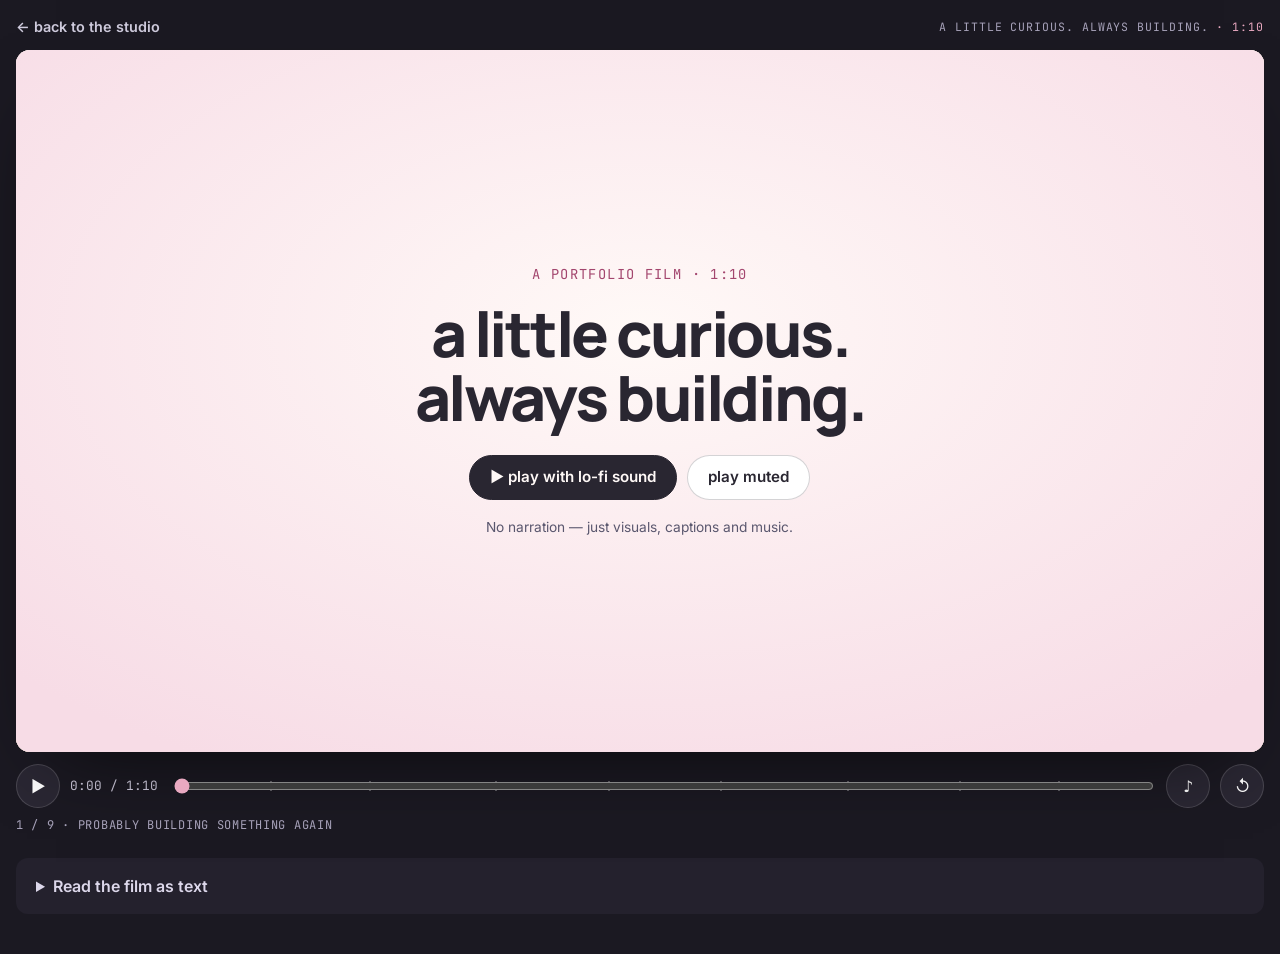
<file: film.html>
<!doctype html>
<html lang="en">
<head>
  <meta charset="utf-8">
  <meta name="viewport" content="width=device-width, initial-scale=1, viewport-fit=cover">
  <title>A Little Curious. Always Building. — Farah Nisa</title>
  <meta name="description" content="A 70-second portfolio film about Farah Nisa Syahindah: curious, creative, and always building something.">
  <meta name="theme-color" content="#292631">
  <link rel="icon" href="assets/favicon.svg" type="image/svg+xml">
  <link rel="preconnect" href="https://fonts.googleapis.com">
  <link rel="preconnect" href="https://fonts.gstatic.com" crossorigin>
  <link rel="stylesheet" href="https://fonts.googleapis.com/css2?family=Caveat:wght@500;700&family=Inter:wght@400;500;600&family=JetBrains+Mono:wght@400;500&family=Manrope:wght@600;700;800&display=swap">
  <link rel="stylesheet" href="assets/css/film.css">
  <script type="module" src="assets/js/film.js"></script>
</head>
<body>
  <header class="film-top">
    <a href="index.html" class="film-back">← back to the studio</a>
    <p class="film-title">a little curious. always building. <span>· 1:10</span></p>
  </header>

  <main>
    <div class="film" data-film>
      <div class="stage" data-stage aria-label="Portfolio film. Captions are shown on screen and in the transcript below." role="region">
        <div class="grain" aria-hidden="true"></div>

        <!-- ───────── 1 · probably building something again (0–7) ───────── -->
        <section class="scene s1" data-start="0" data-end="7" data-title="probably building something again">
          <div class="cam">
            <div class="sun" aria-hidden="true"></div>
            <div class="desk" aria-hidden="true"></div>
            <div class="laptop">
              <div class="lid">
                <div class="screen">
                  <p class="typed" data-in="1.2" style="--n:14">hi, i’m farah.</p>
                  <p class="typed typed-2" data-in="3.4" style="--n:35">probably building something again...</p>
                  <span class="cursor" aria-hidden="true"></span>
                </div>
              </div>
              <div class="base" aria-hidden="true"></div>
            </div>
            <svg class="prop coffee" viewBox="0 0 60 100" aria-hidden="true">
              <path d="M8 22h44l-6 72H14z" fill="#F4EDE6" stroke="#D8CBBE" stroke-width="2"/>
              <path d="M11 46h38l-4 46H15z" fill="#B88A6A"/>
              <rect x="18" y="52" width="9" height="9" rx="2" fill="#EADFD5" opacity=".8"/>
              <rect x="30" y="60" width="8" height="8" rx="2" fill="#EADFD5" opacity=".7"/>
              <path d="M36 22 44 2" stroke="#E9A9C1" stroke-width="4" stroke-linecap="round"/>
              <rect x="4" y="16" width="52" height="8" rx="3" fill="#FFF9F7" stroke="#D8CBBE" stroke-width="2"/>
            </svg>
            <svg class="prop phones" viewBox="0 0 120 70" aria-hidden="true">
              <path d="M14 56C14 24 34 8 60 8s46 16 46 48" fill="none" stroke="#292631" stroke-width="7" stroke-linecap="round"/>
              <rect x="4" y="44" width="20" height="24" rx="8" fill="#E9A9C1"/>
              <rect x="96" y="44" width="20" height="24" rx="8" fill="#E9A9C1"/>
            </svg>
            <div class="prop notebook" aria-hidden="true">
              <span class="sticky st-a">✿ ideas</span>
              <span class="sticky st-b">ship it</span>
            </div>
            <div class="bubble b1" data-in="5" aria-hidden="true"><svg viewBox="0 0 24 24"><path d="M9 18h6M10 21h4M12 3a6 6 0 0 0-3.5 10.9c.6.5 1 1.2 1 2.1h5c0-.9.4-1.6 1-2.1A6 6 0 0 0 12 3z"/></svg></div>
          </div>
        </section>

        <!-- ───────── 2 · too many ideas (7–14) ───────── -->
        <section class="scene s2" data-start="7" data-end="14" data-title="too many ideas">
          <div class="cam paper">
            <p class="hand n1" data-in="0.4" data-out="3.2">what if...?</p>
            <p class="hand n2" data-in="1.2" data-out="3.2">could this be easier?</p>
            <p class="hand n3" data-in="2.0" data-out="3.2">maybe i should build it.</p>
            <div class="win mini w-a" data-in="3.2"><div class="bar"><i></i><i></i><i></i><span>kirazikir.vercel.app</span></div><div class="body named"><b>Kira Zikir</b><em>deployed ✓</em></div></div>
            <div class="win mini w-b" data-in="3.45"><div class="bar"><i></i><i></i><i></i><span>solat-seven.vercel.app</span></div><div class="body named"><b>Waktu Solat</b><em>deployed ✓</em></div></div>
            <div class="win mini w-c" data-in="3.7"><div class="bar"><i></i><i></i><i></i><span>doa-builder.vercel.app</span></div><div class="body named"><b>Kumpul Doa</b><em>deployed ✓</em></div></div>
            <div class="win mini w-d tall" data-in="3.95"><div class="bar"><i></i><i></i><i></i><span>teringat</span></div><div class="body"><img src="assets/images/projects/teringat1.jpg" alt="Teringat reminder dashboard"></div></div>
            <p class="cap c-center" data-in="4.4">my brain has 27 tabs open.</p>
            <p class="cap-sub c-center-sub" data-in="5.6">at least some of them are useful.</p>
          </div>
        </section>

        <!-- ───────── 3 · real work, real websites (14–23) ───────── -->
        <section class="scene s3" data-start="14" data-end="23" data-title="real work, real websites">
          <div class="cam">
            <p class="cap c-top" data-in="0.3" data-out="3.2">but i don’t just collect ideas.</p>
            <p class="cap c-top" data-in="3.4">i build things that go live.</p>
            <div class="win big w-jiwa" data-in="0.6"><div class="bar"><i></i><i></i><i></i><span>jiwasme.com.my</span></div><div class="body scroll"><img src="assets/images/projects/jiwa1.jpg" alt="JIWA SME website homepage"><img src="assets/images/projects/jiwa2.jpg" alt="JIWA SME speaker profiles"></div></div>
            <div class="win big w-bel" data-in="2.2"><div class="bar"><i></i><i></i><i></i><span>pulse.astroawani.com/belanjawan-2027-infografik</span></div><div class="body"><img src="assets/images/projects/belanjawan2027-1.jpg" alt="Dunia Belanjawan 2027 interactive city"></div></div>
            <span class="chip live c-jiwa" data-in="1.4">● live · astro awani</span>
            <span class="chip live c-bel" data-in="3.0">● live · astro awani</span>
            <span class="tag t-real" data-in="5.6">real projects. real users.</span>
          </div>
        </section>

        <!-- ───────── 4 · behind the screen (23–31) ───────── -->
        <section class="scene s4" data-start="23" data-end="31" data-title="behind the screen">
          <div class="cam">
            <div class="win big w-slide"><div class="bar"><i></i><i></i><i></i><span>the pretty part</span></div><div class="body"><img src="assets/images/projects/belanjawan2027-2.jpg" alt=""></div></div>
            <div class="term" data-in="0.5">
              <div class="bar"><i></i><i></i><i></i><span>~/enterprise-it</span></div>
              <p data-in="1.0"><span class="pr">$</span> whoami</p>
              <p data-in="1.6" class="out">farah · started in enterprise IT</p>
              <p data-in="2.4"><span class="pr">$</span> history | grep fujitsu</p>
              <p data-in="3.1" class="out">azure · powershell · sql server</p>
              <p data-in="3.6" class="out">automation · system support</p>
              <p data-in="4.4"><span class="pr">$</span> <span class="blink">_</span></p>
            </div>
            <div class="flow">
              <span data-in="4.4">scripts</span><i data-in="4.7"></i>
              <span data-in="5.0">automation</span><i data-in="5.3"></i>
              <span data-in="5.6">reliable systems</span>
            </div>
            <p class="cap c-bl" data-in="0.3" data-out="2.8">before the pretty interfaces...</p>
            <p class="cap c-bl" data-in="3.0">i learned what happens behind them.</p>
            <p class="mono-line" data-in="5.4">enterprise IT → web development</p>
          </div>
        </section>

        <!-- ───────── 5 · technology should feel good (31–39) ───────── -->
        <section class="scene s5" data-start="31" data-end="39" data-title="technology should feel good">
          <div class="cam dots">
            <div class="wire">
              <div class="wcard" data-in="2.0"><i></i><b></b><b class="short"></b><u></u></div>
              <div class="wcard" data-in="2.3"><i></i><b></b><b class="short"></b><u></u></div>
              <div class="wcard" data-in="2.6"><i></i><b></b><b class="short"></b><u></u></div>
            </div>
            <div class="swatches" data-in="3.4"><i style="--c:#FFF9F7"></i><i style="--c:#F7DCE6"></i><i style="--c:#E9A9C1"></i><i style="--c:#C8B7E8"></i><i style="--c:#B8D4C5"></i><i style="--c:#292631"></i></div>
            <div class="phone" data-in="4.2"><img src="assets/images/projects/belanjawan2027-2.jpg" alt="Kalkulator Manfaat quiz from Dunia Belanjawan 2027"></div>
            <span class="hand-note hn-5" data-in="5.2">simple, visual, fun to use ↗</span>
            <p class="cap c-tl" data-in="0.6">function matters.</p>
            <p class="cap c-tl2" data-in="3.0">but so does the feeling.</p>
          </div>
        </section>

        <!-- ───────── 6 · AI that actually helps (39–48) ───────── -->
        <section class="scene s6" data-start="39" data-end="48" data-title="AI that actually helps">
          <div class="cam">
            <p class="cap c-top" data-in="0.3" data-out="2.6">AI is cool.</p>
            <p class="cap c-top" data-in="2.8">AI that actually helps? even better.</p>
            <div class="ai-grid">
              <article class="ai" data-in="0.6">
                <span class="ai-tag">AWANI CMS AI · live</span>
                <div class="ai-art article"><i></i><i></i><i class="s"></i><img src="assets/images/projects/ai1.jpg" alt="AI-generated summary and FAQ on an Astro AWANI article"></div>
                <p>article → AI summary &amp; FAQ</p>
              </article>
              <article class="ai" data-in="1.6">
                <span class="ai-tag">Berita Swipe · prototype</span>
                <div class="ai-art swipe"><img src="assets/images/projects/beritaswipe1.jpg" alt="Berita Swipe news card"><img class="back" src="assets/images/projects/beritaswipe2.jpg" alt=""></div>
                <p>news → personalised discovery</p>
              </article>
              <article class="ai" data-in="2.7">
                <span class="ai-tag">Teringat · working prototype</span>
                <div class="ai-art chat"><span class="msg">amek org esok 3pm</span><img src="assets/images/projects/teringat1.jpg" alt="Teringat dashboard showing the reminder"></div>
                <p>whatsapp message → reminder</p>
              </article>
              <article class="ai" data-in="3.8">
                <span class="ai-tag">Hermes · live</span>
                <div class="ai-art cron"><span class="cron-line">⏱ cron · every morning</span><span class="cron-card">5 trending Shopee picks under RM30 + a Threads caption for each</span></div>
                <p>repetitive task → automated brief</p>
              </article>
            </div>
            <span class="hand-note hn-6" data-in="6.2">less repetitive work. more room to create.</span>
          </div>
        </section>

        <!-- ───────── 7 · I learn by building (48–56) ───────── -->
        <section class="scene s7" data-start="48" data-end="56" data-title="I learn by building">
          <div class="cam paper">
            <div class="steps">
              <div class="polaroid" data-in="0.5"><span>enterprise systems</span></div>
              <i class="arrow" data-in="1.1"></i>
              <div class="polaroid" data-in="1.4"><img src="assets/images/projects/jiwa1.jpg" alt=""><span>frontend development</span></div>
              <i class="arrow" data-in="2.0"></i>
              <div class="polaroid" data-in="2.3"><img src="assets/images/projects/ai1.jpg" alt=""><span>AI &amp; automation</span></div>
            </div>
            <div class="stamps">
              <span class="stamp" data-in="3.0">Microsoft · Azure Fundamentals · 2022</span>
              <span class="stamp" data-in="3.3">Meta · Front-End Development · 2024</span>
              <span class="stamp" data-in="3.6">Anthropic · Claude Code 101 · 2026</span>
              <span class="stamp" data-in="3.9">Google · AI Fundamentals · 2026</span>
            </div>
            <p class="cap c-bl" data-in="4.4">new tools. new challenges.</p>
            <p class="cap-hand" data-in="5.8">i’ll figure it out.</p>
          </div>
        </section>

        <!-- ───────── 8 · the human behind the code (56–63) ───────── -->
        <section class="scene s8" data-start="56" data-end="63" data-title="the human behind the code">
          <div class="cam">
            <div class="desk dusk" aria-hidden="true"></div>
            <svg class="prop kindle" viewBox="0 0 60 80" aria-hidden="true"><rect x="2" y="2" width="56" height="76" rx="9" fill="#292631"/><rect x="8" y="8" width="44" height="58" rx="3" fill="#FFFDF8"/><path d="M14 18h30M14 25h26M14 32h30M14 39h22M14 46h28" stroke="#D9CFC8" stroke-width="2.5" stroke-linecap="round"/><path d="M40 8v12l4-3 4 3V8z" fill="#E9A9C1"/></svg>
            <svg class="prop coffee c8" viewBox="0 0 60 100" aria-hidden="true"><path d="M8 22h44l-6 72H14z" fill="#F4EDE6" stroke="#D8CBBE" stroke-width="2"/><path d="M11 40h38l-4 52H15z" fill="#B88A6A"/><rect x="4" y="16" width="52" height="8" rx="3" fill="#FFF9F7" stroke="#D8CBBE" stroke-width="2"/></svg>
            <svg class="prop knight" viewBox="0 0 28 32" aria-hidden="true"><path d="M4 30h18v-4h-2c0-6 2-9 2-14 0-6-4-10-10-10l-3 4-4 1-1 5 3 1c2 0 4-1 5-2 0 4-5 7-5 12H4z" fill="#292631"/><circle cx="10" cy="9" r="1.2" fill="#FFF9F7"/></svg>
            <div class="prop travel"><div class="pic"></div><span>somewhere new ✈</span></div>
            <svg class="prop phones p8" viewBox="0 0 120 70" aria-hidden="true"><path d="M14 56C14 24 34 8 60 8s46 16 46 48" fill="none" stroke="#292631" stroke-width="7" stroke-linecap="round"/><rect x="4" y="44" width="20" height="24" rx="8" fill="#E9A9C1"/><rect x="96" y="44" width="20" height="24" rx="8" fill="#E9A9C1"/></svg>
            <div class="prop notebook n8"><span class="sticky st-a">read · travel · chess</span></div>
            <p class="cap c-center" data-in="1.0">curious beyond the screen.</p>
            <p class="cap-sub c-center-sub" data-in="3.6">always finding something new to learn.</p>
          </div>
        </section>

        <!-- ───────── 9 · still building (63–70) ───────── -->
        <section class="scene s9" data-start="63" data-end="72" data-title="still building">
          <div class="cam">
            <div class="collage" data-in="0.1">
              <img src="assets/images/projects/jiwa1.jpg" alt="" style="--r:-6deg;--x:-30cqw;--y:-20cqh">
              <img src="assets/images/projects/belanjawan2027-1.jpg" alt="" style="--r:4deg;--x:25cqw;--y:-25cqh">
              <img src="assets/images/projects/beritaswipe1.jpg" alt="" style="--r:-3deg;--x:-35cqw;--y:15cqh">
              <img src="assets/images/projects/ai1.jpg" alt="" style="--r:5deg;--x:30cqw;--y:20cqh">
              <img src="assets/images/projects/kuiz1.jpg" alt="" style="--r:-4deg;--x:-10cqw;--y:-35cqh">
              <img src="assets/images/projects/vtc1.jpg" alt="" style="--r:3deg;--x:12cqw;--y:32cqh">
              <img src="assets/images/projects/teringat1.jpg" alt="" class="tall" style="--r:-2deg;--x:40cqw;--y:-5cqh">
              <img src="assets/images/projects/beritaswipe2.jpg" alt="" style="--r:6deg;--x:-42cqw;--y:-2cqh">
            </div>
            <div class="words">
              <p data-in="0.6">still learning.</p>
              <p data-in="1.3">still creating.</p>
              <p data-in="2.0"><em>always building.</em></p>
            </div>
            <div class="bubble b9" data-in="2.0" data-out="2.9" aria-hidden="true"><svg viewBox="0 0 24 24"><path d="M9 18h6M10 21h4M12 3a6 6 0 0 0-3.5 10.9c.6.5 1 1.2 1 2.1h5c0-.9.4-1.6 1-2.1A6 6 0 0 0 12 3z"/></svg></div>
            <div class="sparkle" data-in="2.9" aria-hidden="true">✦</div>
            <div class="endcard" data-in="3.8">
              <p class="ec-name">FARAH NISA SYAHINDAH</p>
              <p class="ec-role">Software Developer</p>
              <p class="ec-skills">Web Development · AI Integration · Automation</p>
              <p class="ec-tag">a little curious. a little creative. always building something.</p>
              <a class="ec-cta" href="index.html#work">explore my work ↗</a>
            </div>
          </div>
        </section>

        <!-- Start overlay -->
        <div class="start" data-start-overlay>
          <p class="start-kicker">a portfolio film · 1:10</p>
          <h1>a little curious.<br>always building.</h1>
          <div class="start-actions">
            <button type="button" class="btn btn-ink" data-play-sound>▶ play with lo-fi sound</button>
            <button type="button" class="btn" data-play-muted>play muted</button>
          </div>
          <p class="start-note">No narration — just visuals, captions and music.</p>
        </div>
      </div>

      <!-- Controls -->
      <div class="controls" data-controls>
        <button type="button" class="ctl" data-toggle aria-label="Play">▶</button>
        <span class="time" data-time aria-live="off">0:00 / 1:10</span>
        <label class="scrub">
          <span class="visually-hidden">Seek</span>
          <input type="range" min="0" max="70" step="0.1" value="0" data-scrub>
          <span class="chapters" data-chapters aria-hidden="true"></span>
        </label>
        <button type="button" class="ctl" data-mute aria-pressed="false" aria-label="Sound on">♪</button>
        <button type="button" class="ctl" data-restart aria-label="Restart">↺</button>
      </div>
      <p class="now" data-now aria-live="polite"></p>
    </div>

    <details class="transcript">
      <summary>Read the film as text</summary>
      <ol data-transcript></ol>
      <p>Storyboard and production notes: <a href="docs/film-storyboard.md">docs/film-storyboard.md</a></p>
    </details>
  </main>
</body>
</html>
</file>
<file: assets/css/film.css>
/* ==========================================================================
   "A little curious. Always building." — in-browser portfolio film
   Everything inside the stage is sized in cqw (1% of stage width), so the
   film scales cleanly from phone to 1920×1080.
   ========================================================================== */
:root {
  --cream: #FFF9F7;
  --paper: #FBF5EE;
  --blush: #F7DCE6;
  --rose: #E9A9C1;
  --rose-deep: #A3466E;
  --lavender: #C8B7E8;
  --sage: #B8D4C5;
  --blue: #CFE0F0;
  --ink: #292631;
  --ink-soft: #5A576E;
  --ease: cubic-bezier(0.22, 1, 0.36, 1);
  --head: "Manrope", system-ui, sans-serif;
  --body: "Inter", system-ui, sans-serif;
  --mono: "JetBrains Mono", ui-monospace, monospace;
  --hand: "Caveat", "Segoe Print", cursive;
  color-scheme: dark;
}
*, *::before, *::after { box-sizing: border-box; }
html, body { margin: 0; }
body { background: #1B1922; color: #ECE9F5; font: 400 1rem/1.5 var(--body); -webkit-font-smoothing: antialiased; }
p, h1 { margin: 0; }
img { display: block; max-width: 100%; }
button { font: inherit; cursor: pointer; }
a { color: inherit; }
:focus-visible { outline: 2px solid var(--rose); outline-offset: 3px; border-radius: 6px; }
.visually-hidden { position: absolute !important; width: 1px; height: 1px; overflow: hidden; clip: rect(0 0 0 0); white-space: nowrap; }

/* ---------- Page chrome ---------- */
.film-top { display: flex; justify-content: space-between; align-items: center; gap: 12px; flex-wrap: wrap; max-width: 1280px; margin: 0 auto; padding: 16px 16px 12px; }
.film-back { font-weight: 600; font-size: 0.9rem; text-decoration: none; color: #CFCBDD; }
.film-back:hover { color: #fff; }
.film-title { font-family: var(--mono); font-size: 0.72rem; letter-spacing: 0.08em; text-transform: uppercase; color: #A9A4BC; }
.film-title span { color: var(--rose); }
main { padding: 0 16px 40px; }
.film { max-width: 1280px; margin: 0 auto; }

/* ---------- Stage ---------- */
.stage {
  position: relative; width: 100%; aspect-ratio: 16 / 9; overflow: hidden;
  container-type: size; border-radius: 14px; background: var(--cream); color: var(--ink);
  box-shadow: 0 30px 80px -40px rgba(0, 0, 0, 0.8);
}
.grain {
  position: absolute; inset: 0; z-index: 30; pointer-events: none; opacity: 0.08; mix-blend-mode: multiply;
  background-image: url("data:image/svg+xml,%3Csvg xmlns='http://www.w3.org/2000/svg' width='160' height='160'%3E%3Cfilter id='n'%3E%3CfeTurbulence type='fractalNoise' baseFrequency='.9' numOctaves='2' stitchTiles='stitch'/%3E%3C/filter%3E%3Crect width='100%25' height='100%25' filter='url(%23n)'/%3E%3C/svg%3E");
}
.scene { position: absolute; inset: 0; opacity: 0; visibility: hidden; transition: opacity .7s ease, visibility 0s linear .7s; }
.scene.is-active { opacity: 1; visibility: visible; transition: opacity .7s ease, visibility 0s; }
.cam { position: absolute; inset: 0; transform-origin: 50% 55%; }

/* Timed elements: hidden until their cue */
[data-in] { opacity: 0; transform: translateY(1.2cqw); transition: opacity .55s var(--ease), transform .7s var(--ease); }
[data-in].in { opacity: 1; transform: none; }

/* ---------- Shared pieces ---------- */
.cap {
  position: absolute; font-family: var(--head); font-weight: 800; font-size: 3.6cqw; letter-spacing: -0.035em; line-height: 1.1;
  color: var(--ink); max-width: 60cqw;
}
.cap-sub { position: absolute; font-family: var(--body); font-size: 1.6cqw; color: var(--ink-soft); }
.c-center { left: 0; right: 0; margin: 0 auto; text-align: center; bottom: 14cqh; }
.c-center-sub { left: 0; right: 0; text-align: center; bottom: 9cqh; }
.c-top { left: 6cqw; top: 6cqh; }
.c-bl { left: 6cqw; bottom: 8cqh; }
.c-tl { left: 6cqw; top: 9cqh; }
.c-tl2 { left: 6cqw; top: 17cqh; color: var(--rose-deep); }
.hand, .hand-note, .cap-hand { position: absolute; font-family: var(--hand); font-weight: 700; color: var(--ink); }
.hand { font-size: 3.6cqw; }
.hand-note { font-size: 2.3cqw; color: var(--rose-deep); transform-origin: left; }
.hand-note.in { transform: rotate(-3deg); }
.cap-hand { font-size: 4.4cqw; color: var(--rose-deep); right: 8cqw; bottom: 9cqh; }
.cap-hand.in { transform: rotate(-4deg); }
.chip, .tag { position: absolute; font-family: var(--mono); font-size: 0.95cqw; letter-spacing: 0.06em; text-transform: uppercase; padding: 0.5cqw 1cqw; border-radius: 99cqw; }
.chip.live { background: #E3F2EA; color: #2F5D48; box-shadow: 0 0.4cqw 1cqw -0.6cqw rgba(0,0,0,.3); }
.tag { font-family: var(--hand); font-size: 2.2cqw; text-transform: none; letter-spacing: 0; background: var(--blush); color: var(--rose-deep); border-radius: 0.4cqw; padding: 0.5cqw 1.4cqw; }
.tag.in { transform: rotate(-4deg); }

.win {
  position: absolute; background: #fff; border-radius: 1cqw; overflow: hidden;
  box-shadow: 0 2.4cqw 5cqw -2.4cqw rgba(41, 38, 49, 0.45), 0 0 0 0.08cqw rgba(41, 38, 49, 0.12);
}
.win .bar, .term .bar { display: flex; align-items: center; gap: 0.5cqw; height: 2.4cqw; padding: 0 1cqw; background: #F3EEE9; border-bottom: 0.08cqw solid rgba(41,38,49,.1); }
.win .bar i, .term .bar i { width: 0.7cqw; height: 0.7cqw; border-radius: 50%; background: #E3D9D0; }
.win .bar i:first-child, .term .bar i:first-child { background: var(--rose); }
.win .bar span, .term .bar span { margin-left: 1cqw; font-family: var(--mono); font-size: 0.85cqw; color: var(--ink-soft); white-space: nowrap; overflow: hidden; text-overflow: ellipsis; }
.win .body { position: relative; overflow: hidden; }
.win .body img { width: 100%; }
.bubble {
  position: absolute; width: 5cqw; height: 5cqw; border-radius: 50%; display: grid; place-items: center;
  background: #fff; border: 0.2cqw solid var(--rose); box-shadow: 0 1cqw 2cqw -1cqw rgba(41,38,49,.4);
}
.bubble::after { content: ""; position: absolute; left: -0.6cqw; bottom: -0.4cqw; width: 1.2cqw; height: 1.2cqw; border-radius: 50%; background: #fff; border: 0.15cqw solid var(--rose); }
.bubble svg { width: 55%; height: 55%; fill: none; stroke: var(--rose-deep); stroke-width: 1.7; stroke-linecap: round; stroke-linejoin: round; }
.bubble.in { animation: bob 2.4s ease-in-out infinite; }
@keyframes bob { 50% { transform: translateY(-0.6cqw); } }
.sticky { display: inline-block; font-family: var(--hand); font-weight: 700; font-size: 1.5cqw; padding: 0.6cqw 1cqw; background: var(--blush); color: var(--rose-deep); border-radius: 0.2cqw; box-shadow: 0 0.6cqw 1cqw -0.6cqw rgba(41,38,49,.35); }
.prop { position: absolute; }

/* ---------- 1 · desk ---------- */
.s1 { background: linear-gradient(170deg, #FFF3E8 0%, #FFF9F7 45%, #F7E4E6 100%); }
.s1 .cam { transform: scale(calc(1.1 - var(--p, 0) * 0.1)) translateX(calc((0.5 - var(--p, 0)) * 2cqw)); }
.sun { position: absolute; inset: -20% -10% 30% 40%; background: repeating-linear-gradient(115deg, rgba(255, 236, 200, 0.55) 0 4cqw, transparent 4cqw 9cqw); filter: blur(1.2cqw); opacity: 0.8; }
.desk { position: absolute; left: -5%; right: -5%; bottom: 0; height: 32cqh; background: linear-gradient(180deg, #EAD8C6, #DCC4AC); border-top: 0.3cqw solid #F3E6D8; }
.desk.dusk { background: linear-gradient(180deg, #D9C1AE, #C7AA94); }
.laptop { position: absolute; left: 24cqw; bottom: 20cqh; width: 46cqw; }
.lid { background: var(--ink); border-radius: 1.4cqw 1.4cqw 0.4cqw 0.4cqw; padding: 1.4cqw; }
.screen { position: relative; aspect-ratio: 16 / 9.4; border-radius: 0.6cqw; padding: 3cqw; background: radial-gradient(120% 90% at 20% 0%, #3A3550, #201E2A 70%); color: var(--cream); font-family: var(--mono); }
.typed { font-size: 2.2cqw; width: 0; overflow: hidden; white-space: nowrap; transform: none !important; }
.typed.in { animation: type calc(var(--n) * 0.06s) steps(var(--n)) forwards; }
.typed-2 { margin-top: 1.2cqw; font-size: 1.6cqw; color: var(--rose); }
@keyframes type { to { width: calc(var(--n) * 1ch + 0.2ch); } }
.cursor { display: inline-block; width: 0.9cqw; height: 2.2cqw; margin-top: 1cqw; background: var(--rose); animation: blink 1s steps(1) infinite; }
@keyframes blink { 50% { opacity: 0; } }
.base { height: 1.6cqw; margin: 0 -3cqw; background: linear-gradient(#D6D0CA, #B9B1AA); border-radius: 0 0 1.6cqw 1.6cqw; }
.coffee { width: 6cqw; left: 74cqw; bottom: 22cqh; }
.phones { width: 11cqw; left: 8cqw; bottom: 22cqh; transform: rotate(-8deg); }
.notebook { left: 79cqw; bottom: 12cqh; width: 16cqw; height: 11cqw; background: #FFFDF8; border-radius: 0.6cqw; box-shadow: 0 1cqw 2cqw -1.2cqw rgba(41,38,49,.4); transform: rotate(6deg); background-image: repeating-linear-gradient(transparent 0 1.6cqw, rgba(200,183,232,.5) 1.6cqw 1.7cqw); }
.notebook .st-a { position: absolute; left: -2cqw; top: -2.5cqw; transform: rotate(-8deg); }
.notebook .st-b { position: absolute; right: -1cqw; bottom: -1.5cqw; transform: rotate(5deg); background: #DDEBE3; color: #2F5D48; }
.b1 { left: 66cqw; top: 14cqh; }

/* ---------- 2 · ideas ---------- */
.paper { background-color: var(--paper); background-image: repeating-linear-gradient(transparent 0 3.6cqw, rgba(200, 183, 232, 0.45) 3.6cqw 3.7cqw), linear-gradient(90deg, transparent 8cqw, rgba(233, 169, 193, 0.7) 8cqw 8.15cqw, transparent 8.15cqw); }
.s2 .cam { transform: scale(calc(1 + var(--p, 0) * 0.05)); }
.n1 { left: 14cqw; top: 16cqh; } .n1.in { transform: rotate(-4deg); }
.n2 { left: 46cqw; top: 30cqh; } .n2.in { transform: rotate(3deg); }
.n3 { left: 20cqw; top: 52cqh; } .n3.in { transform: rotate(-2deg); }
.win.mini { width: 22cqw; }
.mini .body.named { aspect-ratio: 16 / 9; display: grid; place-content: center; text-align: center; gap: 0.6cqw; background: linear-gradient(160deg, var(--blush), #fff 70%); }
.mini .body.named b { font-family: var(--head); font-size: 2cqw; }
.mini .body.named em { font-style: normal; font-family: var(--mono); font-size: 0.9cqw; color: #2F5D48; }
.w-a { left: 8cqw; top: 12cqh; } .w-a.in { transform: rotate(-3deg); }
.w-b { left: 36cqw; top: 8cqh; } .w-b.in { transform: rotate(2deg); }
.w-c { left: 18cqw; top: 40cqh; } .w-c.in { transform: rotate(2deg); }
.w-d { left: 66cqw; top: 6cqh; width: 15cqw; } .w-d.in { transform: rotate(-2deg); }
.w-d .body { height: 32cqw; } .w-d .body img { object-fit: cover; object-position: top; }

/* ---------- 3 · live sites ---------- */
.s3 { background: radial-gradient(70% 80% at 80% 20%, #EFE7F8, #FFF9F7 70%); }
.s3 .cam { transform: scale(calc(1.04 - var(--p, 0) * 0.04)); }
.win.big { width: 44cqw; }
.w-jiwa { left: 6cqw; top: 20cqh; } .w-jiwa.in { transform: rotate(-2deg); }
.w-jiwa .body { height: 25cqw; }
.w-jiwa .body.scroll img { transform: translateY(calc(var(--p, 0) * -28cqw)); transition: none; }
.w-bel { right: 6cqw; top: 26cqh; } .w-bel.in { transform: rotate(2deg); }
.c-jiwa { left: 8cqw; top: 76cqh; }
.c-bel { right: 8cqw; top: 82cqh; }
.t-real { left: 42cqw; bottom: 6cqh; }

/* ---------- 4 · behind the screen ---------- */
.s4 { background: #292631; color: var(--cream); }
.s4 .cap, .s4 .mono-line { color: var(--cream); }
.w-slide { left: 28cqw; top: 14cqh; width: 44cqw; transition: transform 1.2s var(--ease), opacity 1.2s; }
.s4.is-active .w-slide { transform: translateX(-34cqw) rotate(-6deg) scale(0.8); opacity: 0.35; }
.term { position: absolute; left: 22cqw; top: 14cqh; width: 46cqw; background: #1C1A23; border-radius: 1cqw; overflow: hidden; box-shadow: 0 3cqw 6cqw -3cqw rgba(0,0,0,.7); font-family: var(--mono); font-size: 1.45cqw; color: #DCD7EA; }
.term .bar { background: #24212D; border-color: rgba(255,255,255,.06); }
.term .bar i { background: #3A3646; }
.term p { padding: 0.35cqw 2cqw; transform: none !important; }
.term p:nth-of-type(1) { padding-top: 1.6cqw; }
.term p:last-child { padding-bottom: 1.8cqw; }
.term .pr { color: var(--rose); }
.term .out { color: var(--sage); }
.blink { animation: blink 1s steps(1) infinite; }
.flow { position: absolute; right: 6cqw; top: 22cqh; display: flex; flex-direction: column; align-items: center; gap: 0.8cqw; }
.flow span { font-family: var(--mono); font-size: 1.2cqw; padding: 0.8cqw 1.6cqw; border-radius: 0.8cqw; border: 0.12cqw solid rgba(233,169,193,.6); color: var(--cream); background: rgba(255,255,255,.04); }
.flow i { width: 0.15cqw; height: 2.6cqw; background: linear-gradient(var(--rose), var(--lavender)); }
.mono-line { position: absolute; left: 6cqw; bottom: 3.5cqh; font-family: var(--mono); font-size: 1.2cqw; letter-spacing: 0.08em; text-transform: uppercase; color: var(--rose) !important; }

/* ---------- 5 · feel ---------- */
.dots { background-color: var(--cream); background-image: radial-gradient(rgba(41,38,49,.12) 0.12cqw, transparent 0.14cqw); background-size: 2.2cqw 2.2cqw; }
.wire { position: absolute; left: 6cqw; top: 34cqh; display: flex; gap: 1.6cqw; }
.wcard { width: 15cqw; height: 19cqw; padding: 1.2cqw; border-radius: 1.2cqw; background: #fff; border: 0.12cqw dashed #D3CCD9; display: flex; flex-direction: column; gap: 0.8cqw; transition: background-color .8s, border-color .8s, box-shadow .8s, transform .7s var(--ease), opacity .5s; opacity: 1 !important; transform: none; }
.wcard i { height: 8cqw; border-radius: 0.8cqw; background: #EEE9F2; transition: background .8s; }
.wcard b { height: 0.9cqw; border-radius: 1cqw; background: #E6E0EA; transition: background .8s; }
.wcard b.short { width: 60%; }
.wcard u { margin-top: auto; height: 2.4cqw; width: 50%; border-radius: 2cqw; background: #E6E0EA; transition: background .8s; }
.wcard.in { border-style: solid; border-color: transparent; box-shadow: 0 1.6cqw 3cqw -2cqw rgba(41,38,49,.4); transform: translateY(-0.6cqw); }
.wcard.in:nth-child(1) i { background: linear-gradient(135deg, var(--blush), var(--rose)); }
.wcard.in:nth-child(2) i { background: linear-gradient(135deg, #EFE7F8, var(--lavender)); }
.wcard.in:nth-child(3) i { background: linear-gradient(135deg, #E3F2EA, var(--sage)); }
.wcard.in b { background: #D9D2DE; }
.wcard.in u { background: var(--ink); }
.swatches { position: absolute; left: 6cqw; top: 80cqh; display: flex; gap: 0.8cqw; }
.swatches i { width: 3cqw; height: 3cqw; border-radius: 50%; background: var(--c); box-shadow: 0 0 0 0.12cqw rgba(41,38,49,.15); }
.phone { position: absolute; right: 9cqw; top: 12cqh; width: 18cqw; aspect-ratio: 9 / 18; border-radius: 2.4cqw; padding: 0.8cqw; background: var(--ink); box-shadow: 0 3cqw 5cqw -3cqw rgba(41,38,49,.6); }
.phone img { width: 100%; height: 100%; object-fit: cover; object-position: 30% top; border-radius: 1.8cqw; }
.phone.in { transform: rotate(4deg); }
.hn-5 { right: 6cqw; bottom: 8cqh; }

/* ---------- 6 · AI ---------- */
.s6 { background: linear-gradient(160deg, #FFF9F7 30%, var(--blush)); }
.ai-grid { position: absolute; left: 6cqw; right: 6cqw; top: 22cqh; display: grid; grid-template-columns: repeat(4, 1fr); gap: 1.6cqw; }
.ai { background: #fff; border-radius: 1.4cqw; padding: 1.2cqw; box-shadow: 0 1.6cqw 3cqw -2cqw rgba(41,38,49,.4); display: flex; flex-direction: column; gap: 0.8cqw; }
.ai-tag { font-family: var(--mono); font-size: 0.85cqw; letter-spacing: 0.04em; text-transform: uppercase; color: var(--rose-deep); }
.ai p { font-family: var(--head); font-weight: 700; font-size: 1.25cqw; }
.ai-art { position: relative; height: 15cqw; border-radius: 0.8cqw; overflow: hidden; background: #F6F2EE; }
.ai-art img { width: 100%; height: 100%; object-fit: cover; object-position: top; }
.article { padding: 1cqw; display: flex; flex-direction: column; gap: 0.6cqw; }
.article i { height: 0.8cqw; border-radius: 1cqw; background: #E6E0EA; }
.article i.s { width: 60%; }
.article img { position: absolute; left: 0; right: 0; bottom: 0; height: 70%; opacity: 0; transform: translateY(20%); transition: all .8s var(--ease) .9s; }
.ai.in .article img { opacity: 1; transform: none; }
.swipe img { position: absolute; inset: 0; }
.swipe img:first-child { z-index: 1; transition: transform 1s var(--ease) 1.1s, opacity 1s 1.1s; }
.ai.in .swipe img:first-child { transform: translate(60%, -6%) rotate(14deg); opacity: 0; }
.chat .msg { position: absolute; z-index: 2; right: 0.8cqw; top: 0.8cqw; font-size: 1cqw; padding: 0.5cqw 0.9cqw; border-radius: 1cqw 1cqw 0.2cqw 1cqw; background: #DCF8C6; color: #1d3b1d; box-shadow: 0 0.4cqw 1cqw -0.5cqw rgba(0,0,0,.4); transition: transform .6s var(--ease) .9s, opacity .6s .9s; }
.ai.in .chat .msg { transform: translateY(-4cqw); opacity: 0; }
.chat img { opacity: 0.25; transition: opacity .8s 1.1s; }
.ai.in .chat img { opacity: 1; }
.cron { padding: 1.2cqw; display: flex; flex-direction: column; gap: 1cqw; background: #292631; color: var(--cream); }
.cron-line { font-family: var(--mono); font-size: 1cqw; color: var(--sage); }
.cron-card { font-size: 1.1cqw; line-height: 1.4; padding: 1cqw; border-radius: 0.8cqw; background: rgba(255,255,255,.07); border: 0.1cqw solid rgba(233,169,193,.4); }
.hn-6 { left: 0; right: 0; text-align: center; bottom: 7cqh; }

/* ---------- 7 · learning ---------- */
.steps { position: absolute; left: 8cqw; right: 8cqw; top: 14cqh; display: flex; align-items: center; justify-content: space-between; }
.polaroid { width: 20cqw; padding: 1cqw 1cqw 3.2cqw; background: #fff; box-shadow: 0 1.4cqw 3cqw -2cqw rgba(41,38,49,.5); position: relative; }
.polaroid.in:nth-child(1) { transform: rotate(-4deg); } .polaroid.in:nth-child(3) { transform: rotate(3deg); } .polaroid.in:nth-child(5) { transform: rotate(-2deg); }
.polaroid img { height: 12cqw; width: 100%; object-fit: cover; object-position: top; }
.polaroid:first-child::before { content: "> azure · scripts · sql_"; display: grid; place-items: center; height: 12cqw; background: #292631; color: var(--sage); font-family: var(--mono); font-size: 1.05cqw; }
.polaroid span { position: absolute; left: 0; right: 0; bottom: 0.7cqw; text-align: center; font-family: var(--hand); font-weight: 700; font-size: 1.9cqw; }
.arrow { width: 6cqw; height: 0.2cqw; background: repeating-linear-gradient(90deg, var(--rose-deep) 0 0.6cqw, transparent 0.6cqw 1.1cqw); }
.stamps { position: absolute; left: 8cqw; right: 8cqw; top: 58cqh; display: flex; flex-wrap: wrap; gap: 1cqw; }
.stamp { font-family: var(--mono); font-size: 1cqw; letter-spacing: 0.04em; padding: 0.8cqw 1.2cqw; border: 0.15cqw dashed var(--rose-deep); color: var(--rose-deep); border-radius: 0.6cqw; background: rgba(247, 220, 230, 0.5); }
.stamp.in:nth-child(odd) { transform: rotate(-2deg); } .stamp.in:nth-child(even) { transform: rotate(2deg); }

/* ---------- 8 · human ---------- */
.s8 { background: linear-gradient(170deg, #F6E3DA 0%, #F3D9DF 55%, #E8D6EC 100%); }
.s8 .cam { transform: scale(calc(1 + var(--p, 0) * 0.06)); }
.kindle { width: 9cqw; left: 20cqw; bottom: 20cqh; transform: rotate(-10deg); }
.c8 { width: 6cqw; left: 36cqw; bottom: 22cqh; }
.knight { width: 4cqw; left: 47cqw; bottom: 22cqh; }
.travel { left: 56cqw; bottom: 19cqh; width: 14cqw; padding: 0.8cqw 0.8cqw 2.6cqw; background: #fff; transform: rotate(6deg); box-shadow: 0 1cqw 2cqw -1.2cqw rgba(41,38,49,.5); }
.travel .pic { height: 10cqw; background: linear-gradient(180deg, #CFE0F0 0 55%, #B8D4C5 55%); position: relative; }
.travel .pic::after { content: ""; position: absolute; right: 18%; top: 18%; width: 2.4cqw; height: 2.4cqw; border-radius: 50%; background: #F7DCB0; }
.travel span { position: absolute; left: 0; right: 0; bottom: 0.5cqw; text-align: center; font-family: var(--hand); font-size: 1.5cqw; font-weight: 700; }
.p8 { width: 10cqw; left: 74cqw; bottom: 22cqh; transform: rotate(10deg); }
.n8 { left: 4cqw; bottom: 8cqh; }
.n8 .st-a { left: 1cqw; top: -2.4cqw; }
.s8 .cap { bottom: auto; top: 16cqh; }
.s8 .cap-sub { bottom: auto; top: 26cqh; }

/* ---------- 9 · collage + end card ---------- */
.s9 { background: var(--cream); }
.collage { position: absolute; inset: 0; opacity: 1 !important; transform: none !important; }
.collage img { position: absolute; left: 50%; top: 50%; width: 22cqw; aspect-ratio: 16 / 10; object-fit: cover; object-position: top; border: 0.6cqw solid #fff; box-shadow: 0 1.6cqw 3cqw -2cqw rgba(41,38,49,.5);
  transform: translate(-50%, -50%) translate(calc(var(--x) * 2.2), calc(var(--y) * 2.2)) rotate(var(--r)); opacity: 0; transition: transform 1.6s var(--ease), opacity 1s; }
.collage img.tall { width: 11cqw; aspect-ratio: 9 / 16; }
.collage.in img { opacity: 1; transform: translate(-50%, -50%) translate(var(--x), var(--y)) rotate(var(--r)); }
.words { position: absolute; inset: 0; display: grid; place-content: center; text-align: center; gap: 0.4cqw; }
.words p { font-family: var(--head); font-weight: 800; font-size: 5cqw; letter-spacing: -0.04em; line-height: 1.05; background: var(--cream); padding: 0 1.6cqw; justify-self: center; border-radius: 1cqw; }
.words em { font-style: normal; color: var(--rose-deep); }
.b9 { left: 66cqw; top: 22cqh; }
.sparkle { position: absolute; left: 66.5cqw; top: 21cqh; font-size: 4cqw; color: var(--rose); }
.sparkle.in { animation: twinkle 1.2s ease-out forwards; }
@keyframes twinkle { 0% { transform: scale(0.4) rotate(0); opacity: 0; } 40% { opacity: 1; transform: scale(1.3) rotate(40deg); } 100% { transform: scale(1) rotate(90deg); opacity: 1; } }
.endcard { position: absolute; inset: 0; z-index: 5; display: grid; place-content: center; text-align: center; gap: 1.2cqw; background: radial-gradient(60% 60% at 50% 40%, #FFFFFF, var(--cream) 70%); }
.ec-name { font-family: var(--head); font-weight: 800; font-size: 4.4cqw; letter-spacing: 0.02em; }
.ec-role { font-family: var(--head); font-weight: 700; font-size: 2cqw; color: var(--rose-deep); }
.ec-skills { font-family: var(--mono); font-size: 1.2cqw; letter-spacing: 0.08em; text-transform: uppercase; color: var(--ink-soft); }
.ec-tag { margin-top: 1.4cqw; font-family: var(--hand); font-weight: 700; font-size: 2.6cqw; }
.ec-cta { justify-self: center; margin-top: 1cqw; padding: 1cqw 2.4cqw; border-radius: 99cqw; background: var(--ink); color: var(--cream); text-decoration: none; font-weight: 600; font-size: 1.4cqw; }
.ec-cta:hover { background: var(--rose-deep); }

/* ---------- Start overlay ---------- */
.start { position: absolute; inset: 0; z-index: 40; display: grid; place-content: center; text-align: center; gap: 1.4cqw; padding: 4cqw;
  background: radial-gradient(70% 70% at 50% 40%, #FFF9F7, #F7DCE6); transition: opacity .6s; }
.start.is-hidden { opacity: 0; pointer-events: none; }
.start-kicker { font-family: var(--mono); font-size: max(11px, 1.1cqw); letter-spacing: 0.1em; text-transform: uppercase; color: var(--rose-deep); }
.start h1 { font-family: var(--head); font-weight: 800; font-size: max(24px, 5cqw); letter-spacing: -0.04em; line-height: 1.02; }
.start-actions { display: flex; flex-wrap: wrap; gap: 10px; justify-content: center; margin-top: 0.6cqw; }
.start-note { font-size: max(12px, 1.1cqw); color: var(--ink-soft); }
.btn { min-height: 44px; padding: 10px 20px; border-radius: 999px; border: 1px solid rgba(41,38,49,.2); background: #fff; color: var(--ink); font-weight: 600; font-size: 0.95rem; }
.btn-ink { background: var(--ink); border-color: var(--ink); color: var(--cream); }
.btn:hover { border-color: var(--rose); box-shadow: 0 0 0 4px rgba(233,169,193,.3); }

/* ---------- Controls ---------- */
.controls { display: flex; align-items: center; gap: 10px; margin-top: 12px; }
.ctl { width: 44px; height: 44px; flex: none; border-radius: 50%; border: 1px solid rgba(255,255,255,.15); background: #2A2733; color: #fff; font-size: 1rem; }
.ctl:hover { border-color: var(--rose); }
.ctl[aria-pressed="true"] { color: var(--rose); }
.time { font-family: var(--mono); font-size: 0.8rem; color: #CFCBDD; white-space: nowrap; min-width: 92px; }
.scrub { position: relative; flex: 1; display: flex; align-items: center; min-width: 0; }
.scrub input { width: 100%; accent-color: var(--rose); min-height: 32px; position: relative; z-index: 1; background: transparent; }
.chapters { position: absolute; left: 0; right: 0; top: 50%; height: 10px; margin-top: -5px; pointer-events: none; }
.chapters i { position: absolute; top: 0; width: 2px; height: 10px; background: rgba(255,255,255,.35); border-radius: 1px; }
.now { margin-top: 8px; font-family: var(--mono); font-size: 0.75rem; letter-spacing: 0.06em; text-transform: uppercase; color: #A9A4BC; min-height: 1.2em; }
@media (max-width: 520px) { .time { min-width: 0; font-size: 0.72rem; } .ctl { width: 40px; height: 40px; } }

.transcript { max-width: 1280px; margin: 24px auto 0; padding: 16px 20px; border-radius: 12px; background: #24212D; color: #DCD7EA; }
.transcript summary { cursor: pointer; font-weight: 600; }
.transcript ol { margin: 12px 0; padding-left: 20px; display: grid; gap: 8px; }
.transcript li b { color: var(--rose); font-family: var(--mono); font-weight: 500; font-size: 0.8rem; margin-right: 6px; }
.transcript a { color: var(--rose); }

/* ---------- Modes ---------- */
body.teaser, body.record { background: transparent; }
body.teaser .film-top, body.teaser .controls, body.teaser .now, body.teaser .transcript, body.teaser .start,
body.record .film-top, body.record .controls, body.record .now, body.record .transcript { display: none; }
body.teaser main, body.record main { padding: 0; }
body.teaser .stage { border-radius: 0; box-shadow: none; }
body.record { background: #000; cursor: none; }
body.record main { display: grid; place-items: center; min-height: 100vh; }
body.record .film { width: min(100vw, 177.78vh); max-width: none; }
body.record .stage { border-radius: 0; }

@media (prefers-reduced-motion: reduce) {
  .cam { transform: none !important; }
  [data-in] { transform: none !important; transition: opacity .3s; }
  .typed { width: auto; } .typed.in { animation: none; }
  .bubble.in, .sparkle.in, .cursor, .blink { animation: none; }
  .w-jiwa .body.scroll img { transform: none; }
  .collage img { transition: opacity .3s; }
}
</file>
